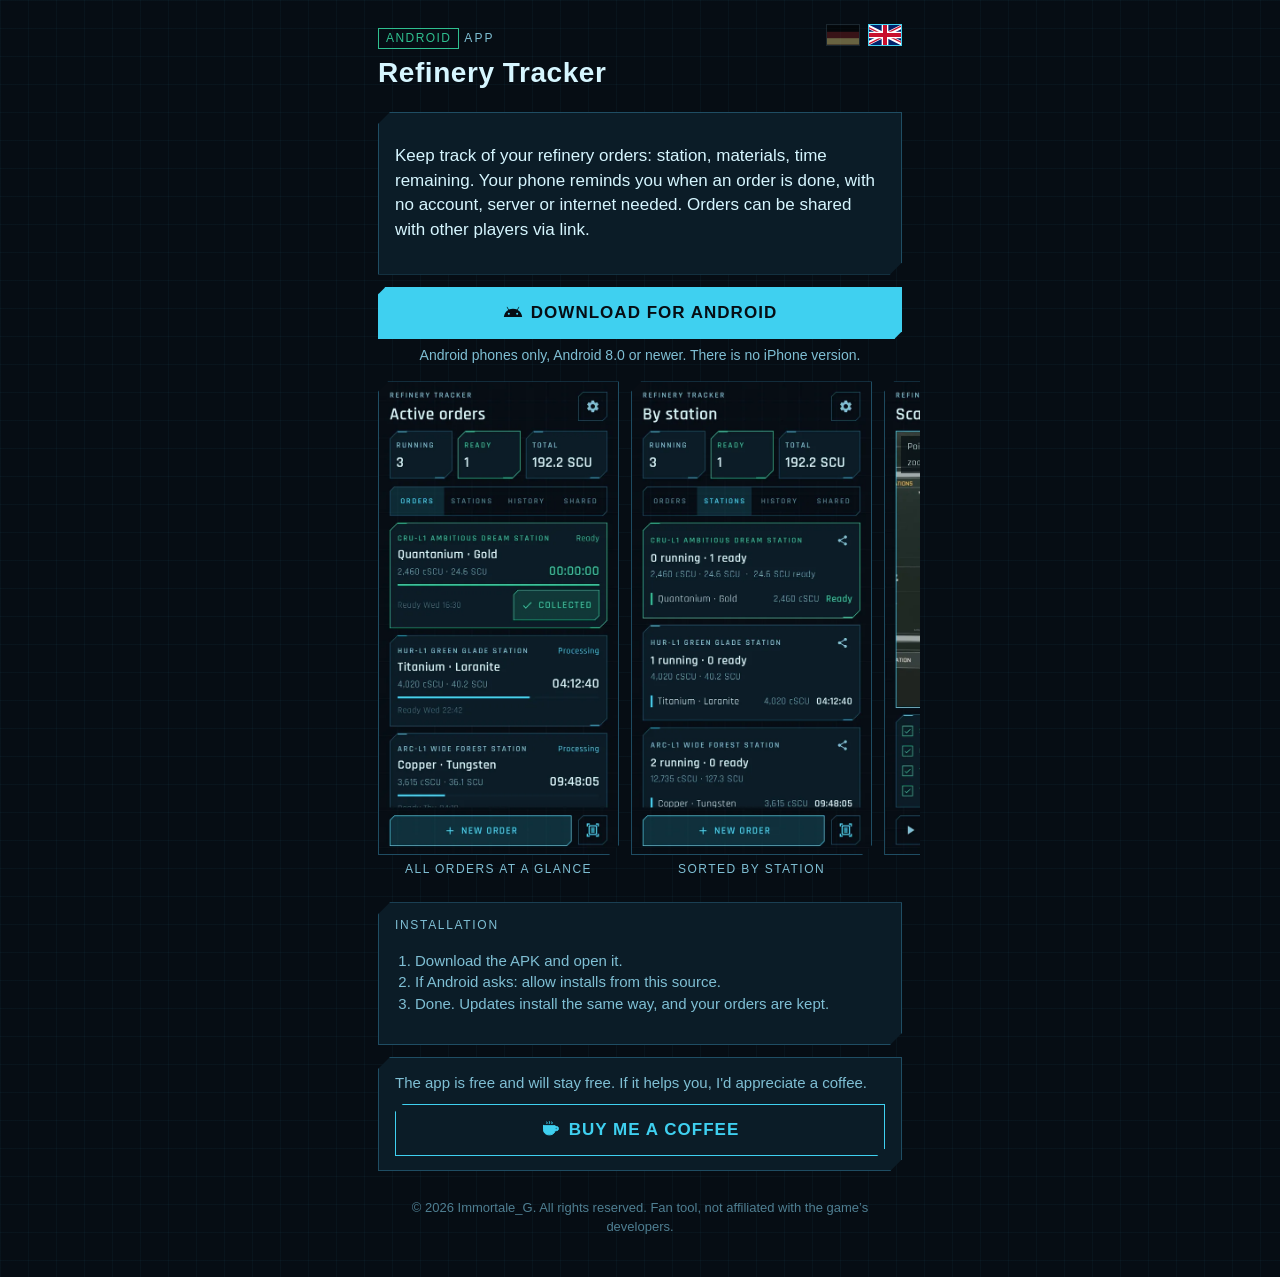
<file: index.html>
<!DOCTYPE html>
<html lang="de">
<head>
<meta charset="utf-8">
<meta name="viewport" content="width=device-width, initial-scale=1">
<title>Refinery Tracker</title>
<meta property="og:title" content="Refinery Tracker">
<meta property="og:description" content="Raffinerieaufträge im Blick behalten, mit Erinnerung, wenn sie fertig sind. / Keep track of your refinery orders and get notified when they are done.">
<link rel="stylesheet" href="style.css?v=7">
<script src="lang.js?v=4"></script>
</head>
<body>
<main>
  <div id="langs" class="langs"></div>
  <div class="label"><span class="badge">Android</span> <span class="de">App</span><span class="en">App</span></div>
  <h1>Refinery Tracker</h1>
  <div class="panel">
    <p class="de">Behalte deine Raffinerieaufträge im Blick: Station, Materialien, Restzeit. Das Handy erinnert dich, wenn ein Auftrag fertig ist, ohne Konto, Server oder Internet. Aufträge lassen sich per Link mit anderen Spielern teilen.</p>
    <p class="en">Keep track of your refinery orders: station, materials, time remaining. Your phone reminds you when an order is done, with no account, server or internet needed. Orders can be shared with other players via link.</p>
  </div>
  <a class="btn filled" href="https://github.com/immortale-g/immortale-g.github.io/releases/latest/download/refinery-tracker.apk"><svg class="droid" viewBox="0 0 24 24" aria-hidden="true"><path fill="currentColor" d="M17.6 9.48l1.84-3.18a.38.38 0 0 0-.66-.38l-1.86 3.22a11.4 11.4 0 0 0-9.84 0L5.22 5.92a.38.38 0 0 0-.66.38L6.4 9.48A10.8 10.8 0 0 0 1 18h22a10.8 10.8 0 0 0-5.4-8.52zM7 15.25a1.25 1.25 0 1 1 0-2.5 1.25 1.25 0 0 1 0 2.5zm10 0a1.25 1.25 0 1 1 0-2.5 1.25 1.25 0 0 1 0 2.5z"/></svg><span class="de">App für Android herunterladen</span><span class="en">Download for Android</span></a>
  <div class="platform"><span class="de">Nur für Android-Handys, ab Android 8.0. Für iPhone gibt es keine Version.</span><span class="en">Android phones only, Android 8.0 or newer. There is no iPhone version.</span></div>
  <div class="panel verify" id="verify" hidden>
    <div class="station"><span class="de">Sicherheitsprüfung</span><span class="en">Security check</span> · <span id="v-version"></span></div>
    <div id="v-scan" hidden><span class="ok" id="v-result"></span> <a id="v-link" href="#" target="_blank" rel="noopener"><span class="de">VirusTotal-Ergebnis ansehen</span><span class="en">View VirusTotal result</span></a></div>
    <div class="hint"><span class="de">Prüfsumme (SHA-256) der APK:</span><span class="en">APK checksum (SHA-256):</span> <code id="v-sha"></code></div>
  </div>
  <div class="panel ios-warn" id="ios-warn" hidden><span class="de">Du bist auf einem iPhone oder iPad. Refinery Tracker läuft leider nur auf Android.</span><span class="en">You are on an iPhone or iPad. Sorry, Refinery Tracker only runs on Android.</span></div>
  <div class="gallery" aria-label="Screenshots">
    <figure><img class="de" src="img/de/orders.webp" width="540" height="1065" loading="lazy" alt="Aktive Aufträge"><img class="en" src="img/en/orders.webp" width="540" height="1065" loading="lazy" alt="Active orders"><figcaption><span class="de">Aufträge im Blick</span><span class="en">All orders at a glance</span></figcaption></figure>
    <figure><img class="de" src="img/de/stations.webp" width="540" height="1065" loading="lazy" alt="Stationen"><img class="en" src="img/en/stations.webp" width="540" height="1065" loading="lazy" alt="Stations"><figcaption><span class="de">Nach Station sortiert</span><span class="en">Sorted by station</span></figcaption></figure>
    <figure><img class="de" src="img/de/scan.webp" width="540" height="1065" loading="lazy" alt="Terminal scannen"><img class="en" src="img/en/scan.webp" width="540" height="1065" loading="lazy" alt="Scan terminal"><figcaption><span class="de">Terminal scannen</span><span class="en">Scan the terminal</span></figcaption></figure>
    <figure><img class="de" src="img/de/scanned.webp" width="540" height="1065" loading="lazy" alt="Gescannter Auftrag"><img class="en" src="img/en/scanned.webp" width="540" height="1065" loading="lazy" alt="Scanned order"><figcaption><span class="de">Werte übernommen</span><span class="en">Values filled in</span></figcaption></figure>
    <figure><img class="de" src="img/de/manual.webp" width="540" height="1065" loading="lazy" alt="Neuer Auftrag"><img class="en" src="img/en/manual.webp" width="540" height="1065" loading="lazy" alt="New order"><figcaption><span class="de">Oder von Hand eintragen</span><span class="en">Or enter it by hand</span></figcaption></figure>
  </div>
  <div class="panel">
    <div class="station"><span class="de">Installation</span><span class="en">Installation</span></div>
    <ol class="de">
      <li>APK herunterladen und öffnen.</li>
      <li>Wenn Android fragt: Installation aus dieser Quelle erlauben.</li>
      <li>Fertig. Updates installierst du genauso, deine Aufträge bleiben erhalten.</li>
    </ol>
    <ol class="en">
      <li>Download the APK and open it.</li>
      <li>If Android asks: allow installs from this source.</li>
      <li>Done. Updates install the same way, and your orders are kept.</li>
    </ol>
  </div>
  <div class="panel support">
    <p class="de">Die App ist kostenlos und bleibt es auch. Wenn sie dir hilft, freue ich mich über einen Kaffee.</p>
    <p class="en">The app is free and will stay free. If it helps you, I'd appreciate a coffee.</p>
    <a class="btn" href="https://buymeacoffee.com/immortale_g" target="_blank" rel="noopener"><svg class="droid" viewBox="0 0 24 24" aria-hidden="true"><path fill="currentColor" d="M3 8h14v5a6 6 0 0 1-6 6H9a6 6 0 0 1-6-6V8zm14 1h1.5a2.5 2.5 0 0 1 0 5H17v-1.6h1.5a.9.9 0 0 0 0-1.8H17V9zM7 3.5c.6.7.6 1.4 0 2.1M10 3c.6.7.6 1.6 0 2.4M13 3.5c.6.7.6 1.4 0 2.1" stroke="currentColor" stroke-width="1.2" stroke-linecap="round"/></svg><span class="de">Kaffee spendieren</span><span class="en">Buy me a coffee</span></a>
  </div>
  <footer><span class="de">© 2026 Immortale_G. Alle Rechte vorbehalten. Fan-Tool, nicht mit den Entwicklern des Spiels verbunden.</span><span class="en">© 2026 Immortale_G. All rights reserved. Fan tool, not affiliated with the game’s developers.</span></footer>
</main>
<script src="verify.js?v=1"></script>
<script src="lightbox.js?v=1"></script>
<script>if (/iPhone|iPad|iPod/.test(navigator.userAgent) || (navigator.platform === "MacIntel" && navigator.maxTouchPoints > 1)) document.getElementById("ios-warn").hidden = false;</script>
</body>
</html>
</file>
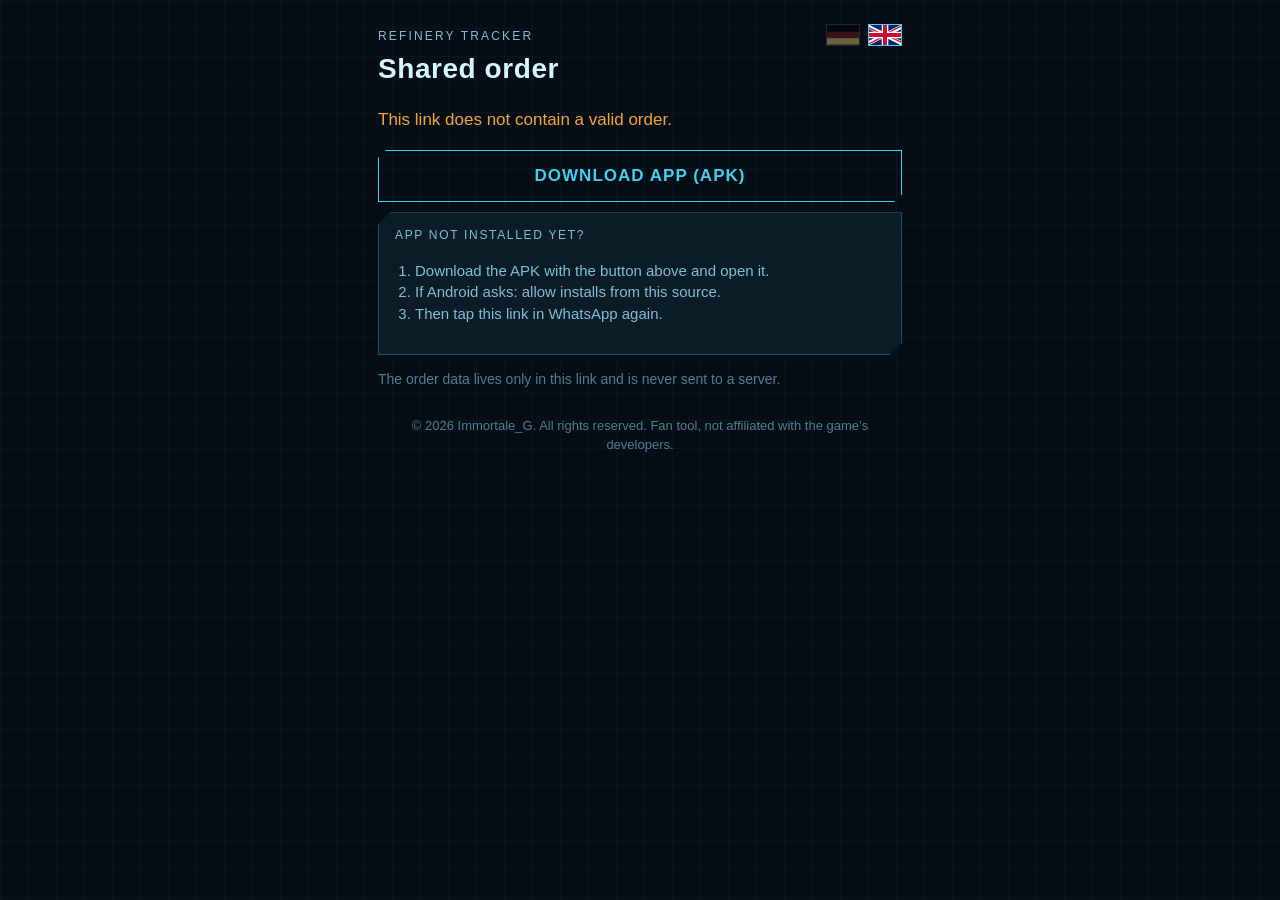
<file: rt/index.html>
<!DOCTYPE html>
<html lang="de">
<head>
<meta charset="utf-8">
<meta name="viewport" content="width=device-width, initial-scale=1">
<title>Refinery Tracker – geteilter Auftrag</title>
<meta property="og:title" content="Refinery Tracker – geteilter Raffinerieauftrag">
<meta property="og:description" content="Tippen, um den Auftrag in Refinery Tracker zu öffnen.">
<meta name="robots" content="noindex">
<link rel="stylesheet" href="../style.css?v=4">
<script src="../lang.js?v=4"></script>
</head>
<body data-reload-on-lang>
<main>
  <div id="langs" class="langs"></div>
  <div class="label">Refinery Tracker</div>
  <h1 id="title">Geteilter Auftrag</h1>
  <div id="orders"></div>
  <a id="open" class="btn filled" href="#">In App öffnen</a>
  <a id="download" class="btn" href="https://github.com/immortale-g/immortale-g.github.io/releases/latest/download/refinery-tracker.apk">App herunterladen (APK)</a>
  <div class="panel">
    <div class="station" id="howto-title">App noch nicht installiert?</div>
    <ol id="howto">
      <li>APK über den Knopf oben herunterladen und öffnen.</li>
      <li>Wenn Android fragt: Installation aus dieser Quelle erlauben.</li>
      <li>Danach diesen Link in WhatsApp noch einmal antippen.</li>
    </ol>
  </div>
  <p class="hint" id="note">Die Auftragsdaten stehen nur im Link und werden nicht an einen Server geschickt.</p>
  <footer id="footer">© 2026 Immortale_G. Alle Rechte vorbehalten. Fan-Tool, nicht mit den Entwicklern des Spiels verbunden.</footer>
</main>
<script>
(function () {
  var en = window.RT_LANG === "en";
  var T = en ? {
    title1: "Shared order", titleN: function (n, t) { return n + " orders from " + t; }, title1From: function (t) { return "Order from " + t; },
    open: "Open in app", download: "Download app (APK)", howtoTitle: "App not installed yet?",
    howto: ["Download the APK with the button above and open it.", "If Android asks: allow installs from this source.", "Then tap this link in WhatsApp again."],
    note: "The order data lives only in this link and is never sent to a server.",
    footer: "© 2026 Immortale_G. All rights reserved. Fan tool, not affiliated with the game’s developers.",
    ready: "ready", readyAt: "ready ", invalid: "This link does not contain a valid order.", lang: "en"
  } : {
    title1: "Geteilter Auftrag", titleN: function (n, t) { return n + " Aufträge von " + t; }, title1From: function (t) { return "Auftrag von " + t; },
    open: "In App öffnen", download: "App herunterladen (APK)", howtoTitle: "App noch nicht installiert?",
    howto: ["APK über den Knopf oben herunterladen und öffnen.", "Wenn Android fragt: Installation aus dieser Quelle erlauben.", "Danach diesen Link in WhatsApp noch einmal antippen."],
    note: "Die Auftragsdaten stehen nur im Link und werden nicht an einen Server geschickt.",
    footer: "© 2026 Immortale_G. Alle Rechte vorbehalten. Fan-Tool, nicht mit den Entwicklern des Spiels verbunden.",
    ready: "abholbereit", readyAt: "fertig ", invalid: "Dieser Link enthält keinen gültigen Auftrag.", lang: "de"
  };
  document.documentElement.lang = T.lang;
  function $(id) { return document.getElementById(id); }
  $("title").textContent = T.title1;
  $("open").textContent = T.open;
  $("download").textContent = T.download;
  $("howto-title").textContent = T.howtoTitle;
  $("note").textContent = T.note;
  $("footer").textContent = T.footer;
  var ol = $("howto"); ol.textContent = "";
  T.howto.forEach(function (s) { var li = document.createElement("li"); li.textContent = s; ol.appendChild(li); });

  var h = location.hash || "";
  try { h = decodeURIComponent(h); } catch (e) {}
  var m = /RT1:[A-Za-z0-9_\-]+/.exec(h);
  var box = $("orders");
  function fail() {
    var p = document.createElement("p"); p.className = "err"; p.textContent = T.invalid; box.appendChild(p);
    $("open").style.display = "none";
  }
  if (!m) { fail(); return; }
  var code = m[0];
  // Fallback for phones where the link did not open the app directly.
  $("open").href = "intent://import?c=" + code + "#Intent;scheme=refinerytracker;package=app.refinerytracker;S.browser_fallback_url=" +
    encodeURIComponent($("download").href) + ";end";

  function el(tag, cls, text) { var e = document.createElement(tag); if (cls) e.className = cls; if (text != null) e.textContent = text; return e; }
  try {
    var b = code.slice(4).replace(/-/g, "+").replace(/_/g, "/");
    while (b.length % 4) b += "=";
    var bin = atob(b), bytes = new Uint8Array(bin.length);
    for (var i = 0; i < bin.length; i++) bytes[i] = bin.charCodeAt(i);
    if (typeof DecompressionStream === "undefined") return;
    var stream = new Blob([bytes]).stream().pipeThrough(new DecompressionStream("deflate"));
    new Response(stream).text().then(function (json) {
      var d = JSON.parse(json), list = d.a || [], tag = String(d.t || "?");
      $("title").textContent = list.length > 1 ? T.titleN(list.length, tag) : T.title1From(tag);
      var nf = new Intl.NumberFormat(T.lang), df = new Intl.DateTimeFormat(T.lang, { weekday: "short", day: "2-digit", month: "2-digit", hour: "2-digit", minute: "2-digit" });
      list.slice(0, 20).sort(function (x, y) { return x.e - y.e; }).forEach(function (o) {
        var mats = (o.m || []), total = 0;
        mats.forEach(function (x) { total += Number(x[1]) || 0; });
        var ready = Date.now() >= o.e;
        var p = el("div", "panel" + (ready ? " ready" : ""));
        p.appendChild(el("div", "station", String(o.s || "")));
        p.appendChild(el("div", "mats", mats.map(function (x) { return String(x[0]); }).join(" · ")));
        var meta = el("div", "meta", nf.format(total) + " cSCU · ");
        meta.appendChild(el("span", ready ? "ok" : "", ready ? T.ready : T.readyAt + df.format(new Date(o.e))));
        p.appendChild(meta);
        if (o.n) p.appendChild(el("div", "hint", String(o.n)));
        box.appendChild(p);
      });
    }).catch(fail);
  } catch (e) { fail(); }
})();
</script>
</body>
</html>
</file>
<file: style.css>
:root{--bg:#060D14;--panel:#0B1C27;--line:#1F4D63;--accent:#3FD0F0;--ready:#2FBF8F;--warn:#F0A63F;--text:#D6F6FF;--muted:#7FBFD4;--dim:#4F7F92}
*{box-sizing:border-box}
body{margin:0;min-height:100vh;background:var(--bg);color:var(--text);font-family:"Rajdhani","Segoe UI",Roboto,Arial,sans-serif;font-size:17px;line-height:1.45;
background-image:linear-gradient(rgba(63,208,240,.04) 1px,transparent 1px),linear-gradient(90deg,rgba(63,208,240,.04) 1px,transparent 1px);background-size:28px 28px}
main{max-width:560px;margin:0 auto;padding:28px 18px 40px}
.label{font-size:12px;letter-spacing:.18em;text-transform:uppercase;color:var(--muted)}
h1{font-size:28px;font-weight:600;margin:4px 0 18px;letter-spacing:.02em}
.panel{background:var(--panel);border:1px solid var(--line);padding:14px 16px;margin:0 0 12px;clip-path:polygon(12px 0,100% 0,100% calc(100% - 12px),calc(100% - 12px) 100%,0 100%,0 12px)}
.panel.ready{border-color:var(--ready)}
.station{font-size:12px;letter-spacing:.14em;text-transform:uppercase;color:var(--muted)}
.mats{font-size:19px;font-weight:600;margin:2px 0}
.meta{color:var(--muted);font-size:15px}
.ok{color:var(--ready)}
.btn{display:block;width:100%;text-align:center;text-decoration:none;font:inherit;font-weight:600;letter-spacing:.06em;text-transform:uppercase;padding:13px 10px;margin:10px 0;cursor:pointer;border:1px solid var(--accent);color:var(--accent);background:transparent;clip-path:polygon(8px 0,100% 0,100% calc(100% - 8px),calc(100% - 8px) 100%,0 100%,0 8px)}
.btn.filled{background:var(--accent);color:var(--bg)}
.hint{color:var(--dim);font-size:14px}
ol{padding-left:20px;color:var(--muted);font-size:15px}
.err{color:var(--warn)}
footer{margin-top:28px;color:var(--dim);font-size:13px;text-align:center}
.gallery{display:flex;gap:12px;overflow-x:auto;scroll-snap-type:x mandatory;scroll-padding-inline:18px;margin:6px -18px 14px;padding:4px 18px 10px;scrollbar-width:thin;scrollbar-color:var(--line) transparent}
.gallery figure{flex:0 0 46%;margin:0;scroll-snap-align:start}
.gallery img{display:block;width:100%;height:auto;border:1px solid var(--line);clip-path:polygon(10px 0,100% 0,100% calc(100% - 10px),calc(100% - 10px) 100%,0 100%,0 10px)}
.gallery figcaption{margin-top:6px;font-size:12px;letter-spacing:.12em;text-transform:uppercase;color:var(--muted);text-align:center}
main{position:relative}
.langs{position:absolute;top:24px;right:18px;display:flex;gap:8px}
.langs button{display:block;width:34px;height:22px;padding:0;margin:0;border:1px solid var(--line);background:transparent;cursor:pointer;opacity:.45;filter:grayscale(.6);transition:opacity .15s,filter .15s}
.langs button svg{display:block;width:100%;height:100%}
.langs button:hover{opacity:.8;filter:none}
.langs button[aria-pressed="true"]{opacity:1;filter:none;border-color:var(--accent)}
html[data-lang="en"] .de,html[data-lang="de"] .en{display:none!important}
.btn .droid{width:20px;height:20px;vertical-align:-4px;margin-right:8px}
.badge{display:inline-block;padding:1px 7px;border:1px solid var(--ready);color:var(--ready);letter-spacing:.12em}
.platform{margin:-4px 0 12px;text-align:center;color:var(--muted);font-size:14px}
.ios-warn{border-color:var(--warn);color:var(--warn)}
.verify a{color:var(--accent)}
.verify code{font-family:ui-monospace,Consolas,monospace;font-size:12px;word-break:break-all;color:var(--muted)}
.support p{margin:0 0 4px;color:var(--muted);font-size:15px}
.support .btn{margin-bottom:0}
.gallery img{cursor:zoom-in}
.lightbox{padding:0;border:0;max-width:none;max-height:none;width:100%;height:100%;background:transparent;color:var(--text)}
.lightbox::backdrop{background:rgba(3,8,13,.92)}
.lightbox[open]{display:flex;align-items:center;justify-content:center}
.lightbox figure{margin:0;display:flex;flex-direction:column;align-items:center;justify-content:center;height:100%;padding:44px 12px 16px}
.lightbox img{display:block;max-width:100%;max-height:calc(100% - 30px);width:auto;height:auto;border:1px solid var(--line)}
.lightbox figcaption{margin-top:8px;font-size:13px;letter-spacing:.12em;text-transform:uppercase;color:var(--muted);text-align:center}
.lightbox button{position:absolute;background:rgba(11,28,39,.85);border:1px solid var(--line);color:var(--accent);font:inherit;font-size:26px;line-height:1;width:44px;height:44px;cursor:pointer;padding:0;z-index:1}
.lightbox button:hover{border-color:var(--accent)}
.lb-close{top:10px;right:10px;font-size:18px!important}
.lb-prev{left:10px;top:50%;transform:translateY(-50%)}
.lb-next{right:10px;top:50%;transform:translateY(-50%)}
</file>
